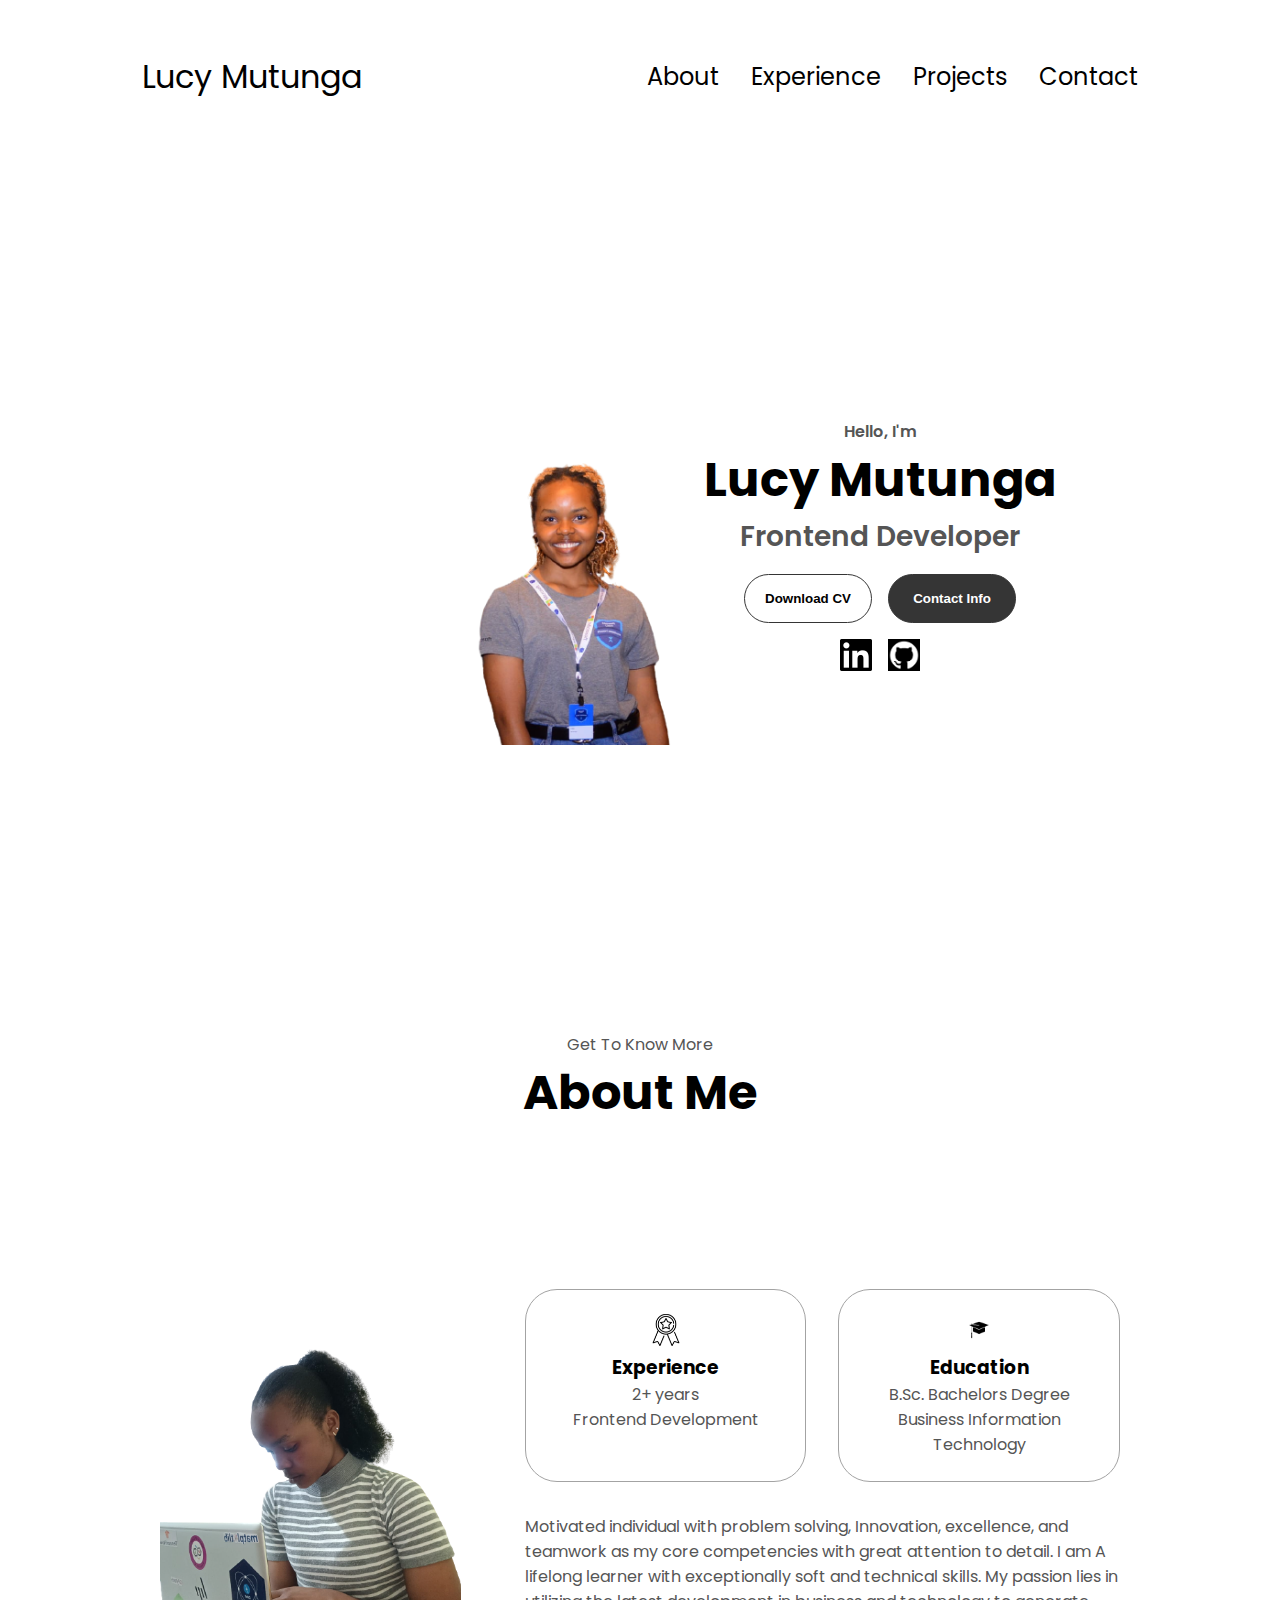
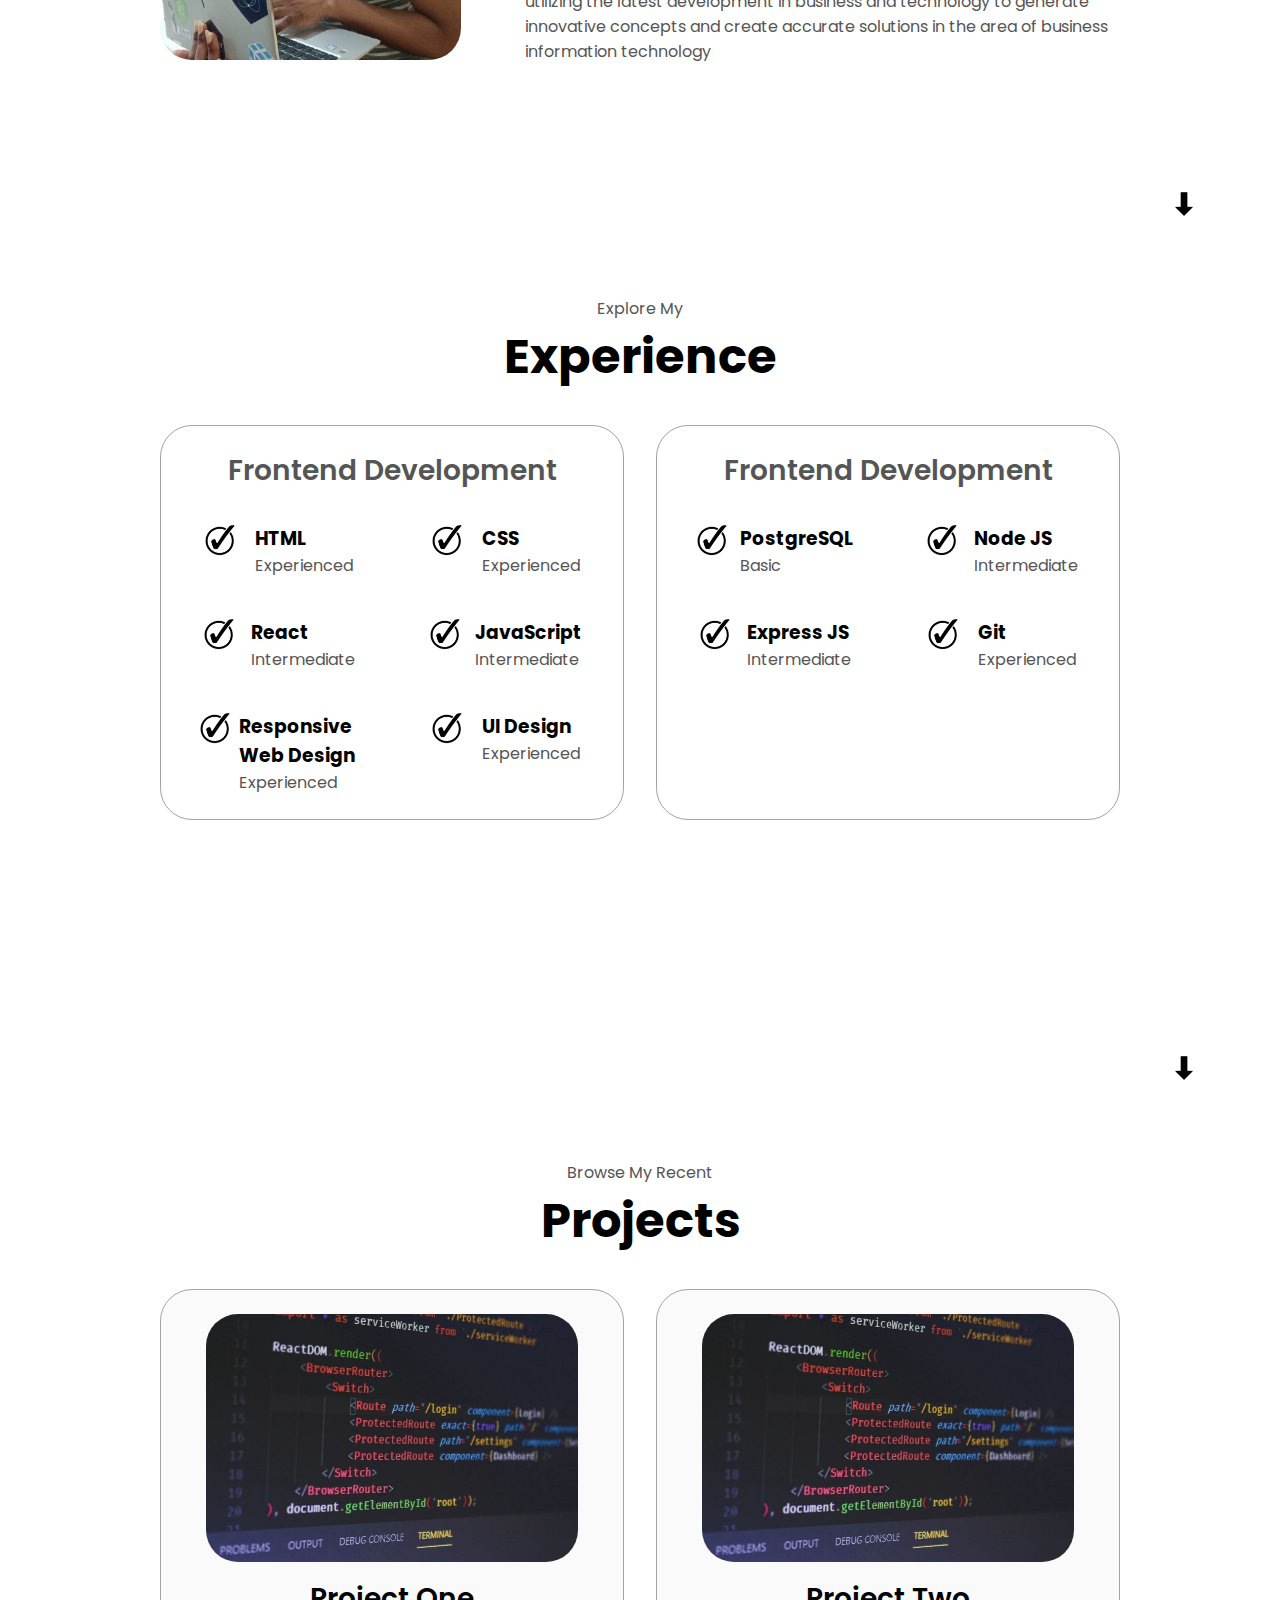
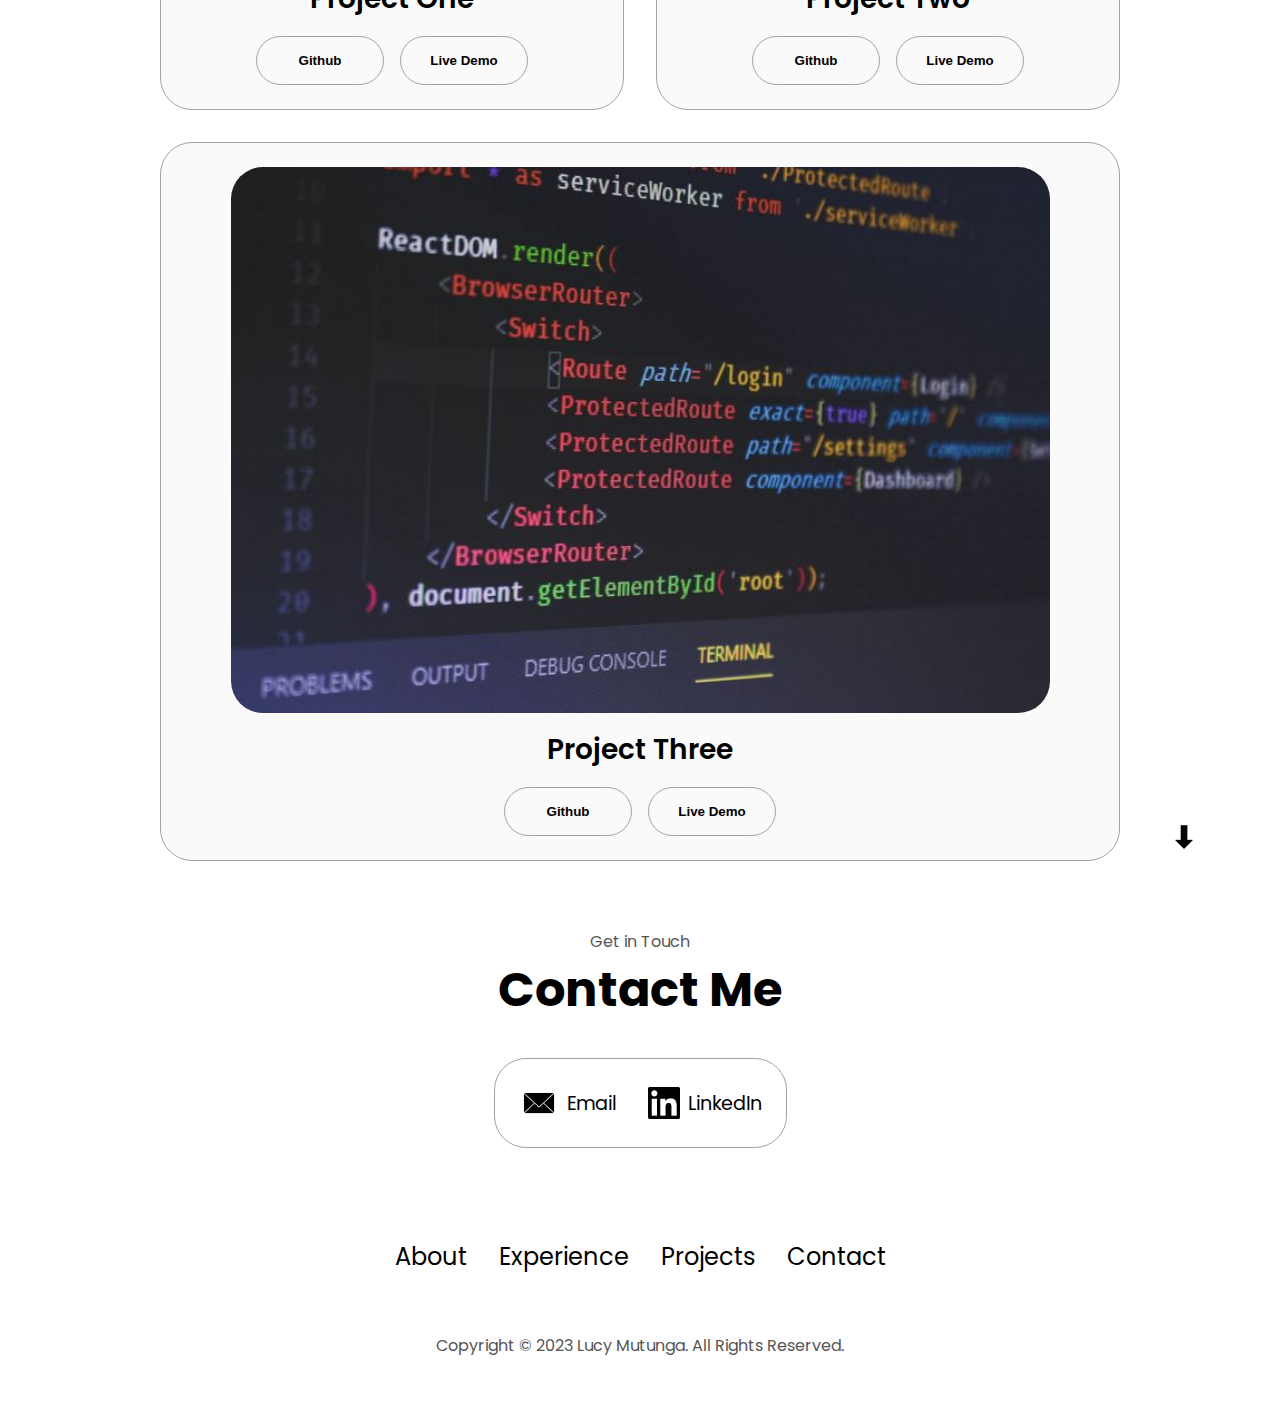
<file: index.html>
<!DOCTYPE html>
<html lang="en">
  <head>
    <meta charset="UTF-8" />
    <meta http-equiv="X-UA-Compatible" content="IE=edge" />
    <meta name="viewport" content="width=device-width, initial-scale=1.0" />
    <title>Lucy's Portfolio</title>
    <link rel="stylesheet" href="style.css" />
    <link rel="stylesheet" href="mediaqueries.css" />
  </head>
  <body>
    <nav id="desktop-nav">
      <div class="logo">Lucy Mutunga</div>
      <div>
        <ul class="nav-links">
          <li><a href="#about">About</a></li>
          <li><a href="#experience">Experience</a></li>
          <li><a href="#projects">Projects</a></li>
          <li><a href="#contact">Contact</a></li>
        </ul>
      </div>
    </nav>
    <nav id="hamburger-nav">
      <div class="logo">
        <img src="./assets/logo.png" alt="Logo" />
      </div>
      <div class="hamburger-menu">
        <div class="hamburger-icon" onclick="toggleMenu()">
          <span></span>
          <span></span>
          <span></span>
        </div>
        <div class="menu-links">
          <li><a href="#about" onclick="toggleMenu()">About</a></li>
          <li><a href="#experience" onclick="toggleMenu()">Experience</a></li>
          <li><a href="#projects" onclick="toggleMenu()">Projects</a></li>
          <li><a href="#contact" onclick="toggleMenu()">Contact</a></li>
        </div>
      </div>
    </nav>
    <section id="profile">
      <div class="section__pic-container">
        <img src="./assets/profile-pic.png" alt="lucy's profile" />
      </div>
      <div class="section__text">
        <p class="section__text__p1">Hello, I'm</p>
        <h1 class="title">Lucy Mutunga</h1>
        <p class="section__text__p2">Frontend Developer</p>
        <div class="btn-container">
          <button
            class="btn btn-color-2"
            onclick="window.open('./assets/resume.pdf')"
          >
            Download CV
          </button>
          <button class="btn btn-color-1" onclick="location.href='./#contact'">
            Contact Info
          </button>
        </div>
        <div id="socials-container">
          <img
            src="./assets/linkedin.jpg"
            alt="My LinkedIn profile"
            class="icon"
            onclick="location.href='https://linkedin.com/'"
          />
          <img
            src="./assets/github.jpg"
            alt="My Github profile"
            class="icon"
            onclick="location.href='https://github.com/'"
          />
        </div>
      </div>
    </section>
    <section id="about">
      <p class="section__text__p1">Get To Know More</p>
      <h1 class="title">About Me</h1>
      <div class="section-container">
        <div class="section__pic-container">
          <img
            src="./assets/about-pic.png"
            alt="Profile picture"
            class="about-pic"
          />
        </div>
        <div class="about-details-container">
          <div class="about-containers">
            <div class="details-container">
              <img
                src="./assets/experience.png"
                alt="Experience icon"
                class="icon"
              />
              <h3>Experience</h3>
              <p>2+ years <br />Frontend Development</p>
            </div>
            <div class="details-container">
              <img
                src="./assets/education.png"
                alt="Education icon"
                class="icon"
              />
              <h3>Education</h3>
              <p>B.Sc. Bachelors Degree<br />Business Information Technology</p>
            </div>
          </div>
          <div class="text-container">
            <p>
              Motivated individual with problem solving, Innovation, excellence,
              and teamwork as my core competencies with great attention to
              detail. I am A lifelong learner with exceptionally soft and
              technical skills. My passion lies in utilizing the latest
              development in business and technology to generate innovative
              concepts and create accurate solutions in the area of business
              information technology
            </p>
          </div>
        </div>
      </div>
      <img
        src="./assets/arrow.png"
        alt="Arrow icon"
        class="icon arrow"
        onclick="location.href='./#experience'"
      />
    </section>
    <section id="experience">
      <p class="section__text__p1">Explore My</p>
      <h1 class="title">Experience</h1>
      <div class="experience-details-container">
        <div class="about-containers">
          <div class="details-container">
            <h2 class="experience-sub-title">Frontend Development</h2>
            <div class="article-container">
              <article>
                <img
                  src="./assets/checkmark.png"
                  alt="Experience icon"
                  class="icon"
                />
                <div>
                  <h3>HTML</h3>
                  <p>Experienced</p>
                </div>
              </article>
              <article>
                <img
                  src="./assets/checkmark.png"
                  alt="Experience icon"
                  class="icon"
                />
                <div>
                  <h3>CSS</h3>
                  <p>Experienced</p>
                </div>
              </article>
              <article>
                <img
                  src="./assets/checkmark.png"
                  alt="Experience icon"
                  class="icon"
                />
                <div>
                  <h3>React</h3>
                  <p>Intermediate</p>
                </div>
              </article>
              <article>
                <img
                  src="./assets/checkmark.png"
                  alt="Experience icon"
                  class="icon"
                />
                <div>
                  <h3>JavaScript</h3>
                  <p>Intermediate</p>
                </div>
              </article>
              <article>
                <img
                  src="./assets/checkmark.png"
                  alt="Experience icon"
                  class="icon"
                />
                <div>
                  <h3>Responsive Web Design</h3>
                  <p>Experienced</p>
                </div>
              </article>
              <article>
                <img
                  src="./assets/checkmark.png"
                  alt="Experience icon"
                  class="icon"
                />
                <div>
                  <h3>UI Design</h3>
                  <p>Experienced</p>
                </div>
              </article>
            </div>
          </div>
          <div class="details-container">
            <h2 class="experience-sub-title">Frontend Development</h2>
            <div class="article-container">
              <article>
                <img
                  src="./assets/checkmark.png"
                  alt="Experience icon"
                  class="icon"
                />
                <div>
                  <h3>PostgreSQL</h3>
                  <p>Basic</p>
                </div>
              </article>
              <article>
                <img
                  src="./assets/checkmark.png"
                  alt="Experience icon"
                  class="icon"
                />
                <div>
                  <h3>Node JS</h3>
                  <p>Intermediate</p>
                </div>
              </article>
              <article>
                <img
                  src="./assets/checkmark.png"
                  alt="Experience icon"
                  class="icon"
                />
                <div>
                  <h3>Express JS</h3>
                  <p>Intermediate</p>
                </div>
              </article>
              <article>
                <img
                  src="./assets/checkmark.png"
                  alt="Experience icon"
                  class="icon"
                />
                <div>
                  <h3>Git</h3>
                  <p>Experienced</p>
                </div>
              </article>
            </div>
          </div>
        </div>
      </div>
      <img
        src="./assets/arrow.png"
        alt="Arrow icon"
        class="icon arrow"
        onclick="location.href='./#projects'"
      />
    </section>
    <section id="projects">
      <p class="section__text__p1">Browse My Recent</p>
      <h1 class="title">Projects</h1>
      <div class="experience-details-container">
        <div class="about-containers">
          <div class="details-container color-container">
            <div class="article-container">
              <img
                src="./assets/project-1.jpg"
                alt="Project 1"
                class="project-img"
              />
            </div>
            <h2 class="experience-sub-title project-title">Project One</h2>
            <div class="btn-container">
              <button
                class="btn btn-color-2 project-btn"
                onclick="location.href='https://github.com/lucymutunga/SocialMediaApp'"
              >
                Github
              </button>
              <button
                class="btn btn-color-2 project-btn"
                onclick="location.href='https://tujuanesocials.netlify.app/'"
              >
                Live Demo
              </button>
            </div>
          </div>
          <div class="details-container color-container">
            <div class="article-container">
              <img
                src="./assets/project-2.jpg"
                alt="Project 2"
                class="project-img"
              />
            </div>
            <h2 class="experience-sub-title project-title">Project Two</h2>
            <div class="btn-container">
              <button
                class="btn btn-color-2 project-btn"
                onclick="location.href='https://github.com/lucymutunga/Ecommerce-site-fts-API'"
              >
                Github
              </button>
              <button
                class="btn btn-color-2 project-btn"
                onclick="location.href='https://closetmate.netlify.app/'"
              >
                Live Demo
              </button>
            </div>
          </div>
          <div class="details-container color-container">
            <div class="article-container">
              <img
                src="./assets/project-3.jpg"
                alt="Project 3"
                class="project-img"
              />
            </div>
            <h2 class="experience-sub-title project-title">Project Three</h2>
            <div class="btn-container">
              <button
                class="btn btn-color-2 project-btn"
                onclick="location.href='https://github.com/lucymutunga/Expense-tracker'"
              >
                Github
              </button>
              <button
                class="btn btn-color-2 project-btn"
                onclick="location.href='https://trackingyourexpense.netlify.app/'"
              >
                Live Demo
              </button>
            </div>
          </div>
        </div>
      </div>
      <img
        src="./assets/arrow.png"
        alt="Arrow icon"
        class="icon arrow"
        onclick="location.href='./#contact'"
      />
    </section>
    <section id="contact">
      <p class="section__text__p1">Get in Touch</p>
      <h1 class="title">Contact Me</h1>
      <div class="contact-info-upper-container">
        <div class="contact-info-container">
          <img
            src="./assets/email.png"
            alt="Email icon"
            class="icon contact-icon email-icon"
          />
          <p><a href="mailto:lucyalphonce18@gmail.com">Email</a></p>
        </div>
        <div class="contact-info-container">
          <img
            src="./assets/linkedin.jpg"
            alt="LinkedIn icon"
            class="icon contact-icon"
          />
          <p>
            <a href="https://www.linkedin.com/in/lucy-alphonce-480a5a205/"
              >LinkedIn</a
            >
          </p>
        </div>
      </div>
    </section>
    <footer>
      <nav>
        <div class="nav-links-container">
          <ul class="nav-links">
            <li><a href="#about">About</a></li>
            <li><a href="#experience">Experience</a></li>
            <li><a href="#projects">Projects</a></li>
            <li><a href="#contact">Contact</a></li>
          </ul>
        </div>
      </nav>
      <p>Copyright &#169; 2023 Lucy Mutunga. All Rights Reserved.</p>
    </footer>
    <script src="./script.js"></script>
  </body>
</html>
</file>
<file: style.css>
/* GENERAL */

@import url("https://fonts.googleapis.com/css2?family=Poppins:wght@300;400;500;600&display=swap");

* {
  margin: 0;
  padding: 0;
}

body {
  font-family: "Poppins", sans-serif;
}

html {
  scroll-behavior: smooth;
}

p {
  color: rgb(85, 85, 85);
}

/* TRANSITION */

a,
.btn {
  transition: all 300ms ease;
}

/* DESKTOP NAV */

nav,
.nav-links {
  display: flex;
}

nav {
  justify-content: space-around;
  align-items: center;
  height: 17vh;
}

.nav-links {
  gap: 2rem;
  list-style: none;
  font-size: 1.5rem;
}

a {
  color: black;
  text-decoration: none;
  text-decoration-color: white;
}

a:hover {
  color: grey;
  text-decoration: underline;
  text-underline-offset: 1rem;
  text-decoration-color: rgb(181, 181, 181);
}

.logo {
  font-size: 2rem;
}
.logo img {
  height: 8rem;
  width: 8rem;
}

.logo:hover {
  cursor: default;
}

/* HAMBURGER MENU */

#hamburger-nav {
  display: none;
}

.hamburger-menu {
  position: relative;
  display: inline-block;
}

.hamburger-icon {
  display: flex;
  flex-direction: column;
  justify-content: space-between;
  height: 24px;
  width: 30px;
  cursor: pointer;
}

.hamburger-icon span {
  width: 100%;
  height: 2px;
  background-color: black;
  transition: all 0.3 ease-in-out;
}

.menu-links {
  position: absolute;
  top: 100%;
  right: 0;
  background-color: white;
  width: fit-content;
  max-height: 0;
  overflow: hidden;
  transition: all 0.3 ease-in-out;
}

.menu-links a {
  display: block;
  padding: 10px;
  text-align: center;
  font-size: 1.5rem;
  color: black;
  text-decoration: none;
  transition: all 0.3 ease-in-out;
}

.menu-links li {
  list-style: none;
}

.menu-links.open {
  max-height: 300px;
}

.hamburger-icon.open span:first-child {
  transform: rotate(45deg) translate(10px, 5px);
}

.hamburger-icon.open span:nth-child(2) {
  opacity: 0;
}

.hamburger-icon.open span:last-child {
  transform: rotate(-45deg) translate(10px, -5px);
}

.hamburger-icon span:first-child {
  transform: none;
}

.hamburger-icon span:first-child {
  opacity: 1;
}

.hamburger-icon span:first-child {
  transform: none;
}

/* SECTIONS */

section {
  padding-top: 4vh;
  height: 96vh;
  margin: 0 10rem;
  box-sizing: border-box;
  min-height: fit-content;
}

.section-container {
  display: flex;
}

/* PROFILE SECTION */

#profile {
  display: flex;
  justify-content: center;
  gap: 5rem;
  height: 80vh;
}

.section__pic-container {
  display: flex;
  height: 400px;
  width: 400px;
  margin: auto 0;
}

.section__text {
  align-self: center;
  text-align: center;
}

.section__text p {
  font-weight: 600;
}

.section__text__p1 {
  text-align: center;
}

.section__text__p2 {
  font-size: 1.75rem;
  margin-bottom: 1rem;
}

.title {
  font-size: 3rem;
  text-align: center;
}

#socials-container {
  display: flex;
  justify-content: center;
  margin-top: 1rem;
  gap: 1rem;
}

/* ICONS */

.icon {
  cursor: pointer;
  height: 2rem;
}

/* BUTTONS */

.btn-container {
  display: flex;
  justify-content: center;
  gap: 1rem;
}

.btn {
  font-weight: 600;
  transition: all 300ms ease;
  padding: 1rem;
  width: 8rem;
  border-radius: 2rem;
}

.btn-color-1,
.btn-color-2 {
  border: rgb(53, 53, 53) 0.1rem solid;
}

.btn-color-1:hover,
.btn-color-2:hover {
  cursor: pointer;
}

.btn-color-1,
.btn-color-2:hover {
  background: rgb(53, 53, 53);
  color: white;
}

.btn-color-1:hover {
  background: rgb(0, 0, 0);
}

.btn-color-2 {
  background: none;
}

.btn-color-2:hover {
  border: rgb(255, 255, 255) 0.1rem solid;
}

.btn-container {
  gap: 1rem;
}

/* ABOUT SECTION */

#about {
  position: relative;
}

.about-containers {
  gap: 2rem;
  margin-bottom: 2rem;
  margin-top: 2rem;
}

.about-details-container {
  justify-content: center;
  flex-direction: column;
}

.about-containers,
.about-details-container {
  display: flex;
}

.about-pic {
  border-radius: 2rem;
}

.arrow {
  position: absolute;
  right: -5rem;
  bottom: 2.5rem;
}

.details-container {
  padding: 1.5rem;
  flex: 1;
  background: white;
  border-radius: 2rem;
  border: rgb(53, 53, 53) 0.1rem solid;
  border-color: rgb(163, 163, 163);
  text-align: center;
}

.section-container {
  gap: 4rem;
  height: 80%;
}

.section__pic-container {
  height: 400px;
  width: 400px;
  margin: auto 0;
}

/* EXPERIENCE SECTION */

#experience {
  position: relative;
}

.experience-sub-title {
  color: rgb(85, 85, 85);
  font-weight: 600;
  font-size: 1.75rem;
  margin-bottom: 2rem;
}

.experience-details-container {
  display: flex;
  justify-content: center;
  flex-direction: column;
}

.article-container {
  display: flex;
  text-align: initial;
  flex-wrap: wrap;
  flex-direction: row;
  gap: 2.5rem;
  justify-content: space-around;
}

article {
  display: flex;
  width: 10rem;
  justify-content: space-around;
  gap: 0.5rem;
}

article .icon {
  cursor: default;
}

/* PROJECTS SECTION */

#projects {
  position: relative;
}

.color-container {
  border-color: rgb(163, 163, 163);
  background: rgb(250, 250, 250);
}

.project-img {
  border-radius: 2rem;
  width: 90%;
  height: 90%;
}

.project-title {
  margin: 1rem;
  color: black;
}

.project-btn {
  color: black;
  border-color: rgb(163, 163, 163);
}

/* CONTACT */

#contact {
  display: flex;
  justify-content: center;
  flex-direction: column;
  height: 70vh;
}

.contact-info-upper-container {
  display: flex;
  justify-content: center;
  border-radius: 2rem;
  border: rgb(53, 53, 53) 0.1rem solid;
  border-color: rgb(163, 163, 163);
  background: (250, 250, 250);
  margin: 2rem auto;
  padding: 0.5rem;
}

.contact-info-container {
  display: flex;
  align-items: center;
  justify-content: center;
  gap: 0.5rem;
  margin: 1rem;
}

.contact-info-container p {
  font-size: larger;
}

.contact-icon {
  cursor: default;
}

.email-icon {
  height: 2.5rem;
}

/* FOOTER SECTION */

footer {
  height: 26vh;
  margin: 0 1rem;
}

footer p {
  text-align: center;
}
</file>
<file: mediaqueries.css>
@media screen and (max-width: 1400px) {
  #profile {
    height: 83vh;
    margin-bottom: 6rem;
  }
  .about-containers {
    flex-wrap: wrap;
  }
  #contact,
  #projects {
    height: fit-content;
  }
}

@media screen and (max-width: 1200px) {
  #desktop-nav {
    display: none;
  }
  #hamburger-nav {
    display: flex;
  }
  #experience,
  .experience-details-container {
    margin-top: 2rem;
  }
  #profile,
  .section-container {
    display: block;
  }
  .arrow {
    display: none;
  }
  section,
  .section-container {
    height: fit-content;
  }
  section {
    margin: 0 5%;
  }
  .section__pic-container {
    width: 275px;
    height: 275px;
    margin: 0 auto 2rem;
  }
  .about-containers {
    margin-top: 0;
  }
}

@media screen and (max-width: 600px) {
  #contact,
  footer {
    height: 40vh;
  }
  #profile {
    height: 83vh;
    margin-bottom: 0;
  }
  article {
    font-size: 1rem;
  }
  footer nav {
    height: fit-content;
    margin-bottom: 2rem;
  }
  .about-containers,
  .contact-info-upper-container,
  .btn-container {
    flex-wrap: wrap;
  }
  .contact-info-container {
    margin: 0;
  }
  .contact-info-container p,
  .nav-links li a {
    font-size: 1rem;
  }
  .experience-sub-title {
    font-size: 1.25rem;
  }
  .logo {
    font-size: 1.5rem;
  }
  .nav-links {
    flex-direction: column;
    gap: 0.5rem;
    text-align: center;
  }
  .section__pic-container {
    width: auto;
    height: 46vw;
    justify-content: center;
  }
  .section__text__p2 {
    font-size: 1.25rem;
  }
  .title {
    font-size: 2rem;
  }
  .text-container {
    text-align: justify;
  }
}
</file>
